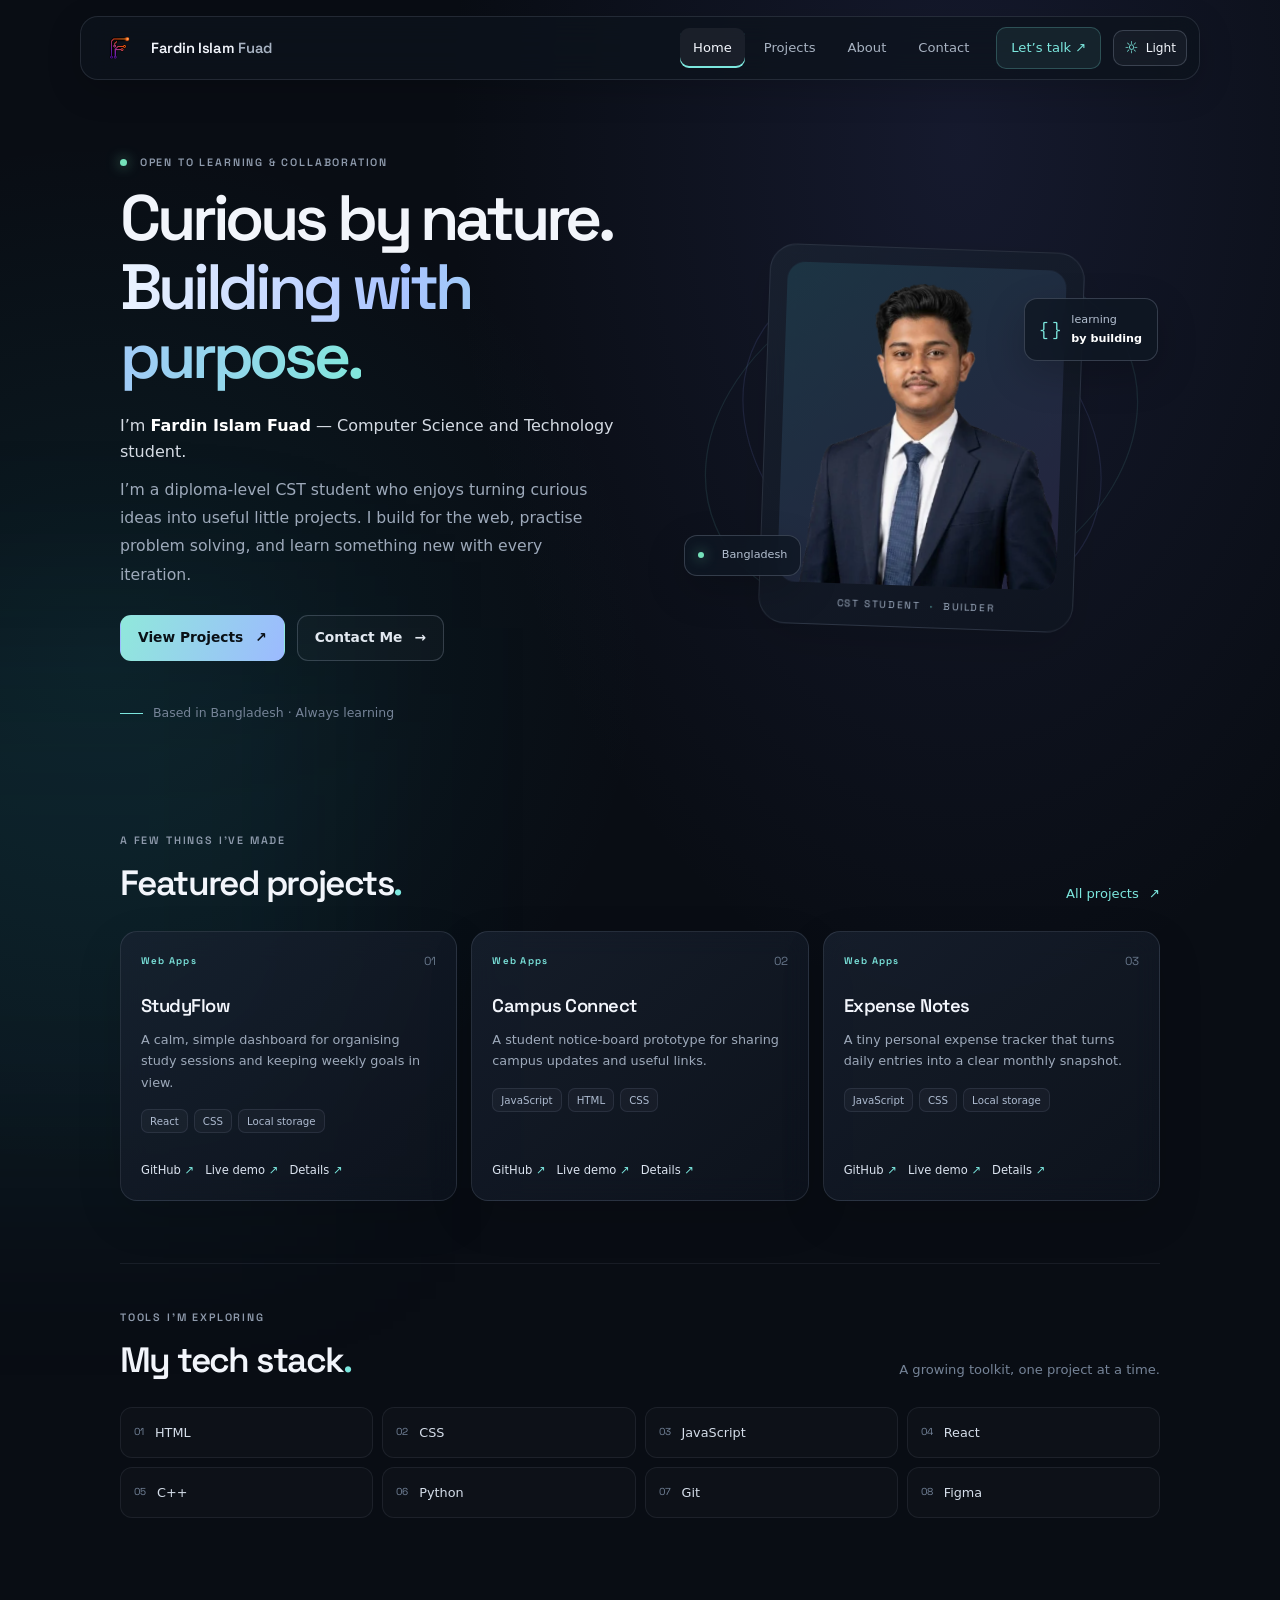
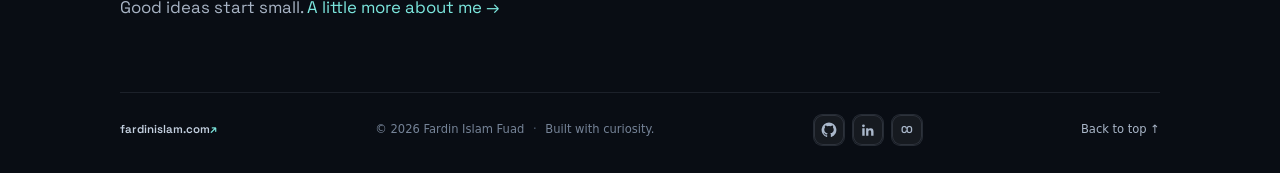
<file: index.html>
<!-- Standalone home page. Edit js/data.js for the site content; no build tools are required. -->
<!doctype html><html lang="en"><head><meta charset="utf-8"><meta name="viewport" content="width=device-width, initial-scale=1"><meta name="theme-color" content="#090d14"><title>Fardin Islam Fuad | Web Developer &amp; CST Student</title><meta name="description" content="Explore Fardin Islam Fuad’s portfolio: a Bangladesh-based CST student and aspiring web developer building thoughtful websites and practical projects."><link rel="canonical" href="https://fardinislam.com/"><meta property="og:type" content="website"><meta property="og:site_name" content="Fardin Islam Fuad"><meta property="og:title" content="Fardin Islam Fuad | Web Developer &amp; CST Student"><meta property="og:description" content="Explore Fardin Islam Fuad’s portfolio: a Bangladesh-based CST student and aspiring web developer building thoughtful websites and practical projects."><meta property="og:url" content="https://fardinislam.com/"><meta property="og:image" content="https://fardinislam.com/assets/fardin-islam.png"><meta name="twitter:card" content="summary"><meta name="twitter:title" content="Fardin Islam Fuad | Web Developer &amp; CST Student"><meta name="twitter:description" content="Explore Fardin Islam Fuad’s portfolio: a Bangladesh-based CST student and aspiring web developer building thoughtful websites and practical projects."><meta name="twitter:image" content="https://fardinislam.com/assets/fardin-islam-fuad.webp"><link rel="preconnect" href="https://fonts.googleapis.com"><link rel="preconnect" href="https://fonts.gstatic.com" crossorigin><link href="https://fonts.googleapis.com/css2?family=Space+Grotesk:wght@500;600;700&display=swap" rel="stylesheet"><link rel="stylesheet" href="css/style.css"><link rel="icon" type="image/png" href="fuad-logo.png"><script type="application/ld+json">{"@context":"https://schema.org","@type":"Person","name":"Fardin Islam Fuad","url":"https://fardinislam.com/","alumniOf":{"@type":"EducationalOrganization","name":"Brahmanbaria Polytechnic Institute"},"jobTitle":"Computer Science and Technology student"}</script></head><body id="top" data-page="home"><header class="site-header"><a class="brand" href="index.html" aria-label="Fardin Islam Fuad home"><img class="brand-logo" src="fuad-logo.png" alt="" width="40" height="40"><span>Fardin Islam<span class="brand-muted"> Fuad</span></span></a><button class="menu-toggle" type="button" aria-expanded="false" aria-controls="primary-nav"><span class="sr-only">Toggle navigation</span><span></span><span></span></button><nav class="primary-nav" id="primary-nav" aria-label="Main navigation"><a href="index.html" aria-current="page">Home</a><a href="projects.html">Projects</a><a href="about.html">About</a><a href="contact.html">Contact</a><a class="nav-cta" href="contact.html">Let’s talk <span aria-hidden="true">↗</span></a><button class="theme-toggle" type="button" data-theme-toggle aria-label="Switch to light mode" aria-pressed="false"><span aria-hidden="true">☼</span><span class="theme-label">Light</span></button></nav></header><main id="main-content"><section class="hero section-wrap"><div class="hero-copy"><p class="eyebrow"><span class="status-dot"></span> OPEN TO LEARNING & COLLABORATION</p><h1>Curious by nature.<br><span class="gradient-text">Building with purpose.</span></h1><p class="hero-name">I’m <strong>Fardin Islam Fuad</strong> — Computer Science and Technology student.</p><p class="hero-bio">I’m a diploma-level CST student who enjoys turning curious ideas into useful little projects. I build for the web, practise problem solving, and learn something new with every iteration.</p><div class="button-row"><a class="button button-primary" href="projects.html">View Projects <span aria-hidden="true">↗</span></a><a class="button button-quiet" href="contact.html">Contact Me <span aria-hidden="true">→</span></a></div><div class="hero-footnote"><span class="tiny-line"></span> Based in Bangladesh · Always learning</div></div><div class="hero-portrait-wrap"><div class="portrait-orbit orbit-one"></div><div class="portrait-orbit orbit-two"></div><div class="hero-portrait glass-card"><img src="assets/fardin-islam-fuad.webp" alt="Fardin Islam Fuad wearing a navy suit and tie" width="320" height="320" loading="eager" fetchpriority="high"><span class="portrait-caption">CST STUDENT <span>·</span> BUILDER</span></div><div class="float-chip chip-code"><span class="chip-icon">{ }</span><span>learning<br><b>by building</b></span></div><div class="float-chip chip-location"><span class="location-dot"></span> Bangladesh</div></div></section><section class="section-wrap featured-section" aria-labelledby="featured-title"><div class="section-heading"><div><p class="eyebrow">A FEW THINGS I’VE MADE</p><h2 id="featured-title">Featured projects<span class="accent-dot">.</span></h2></div><a class="inline-link" href="projects.html">All projects <span aria-hidden="true">↗</span></a></div><div class="project-grid featured-grid"><article class="project-card glass-card" data-category="Web Apps"><div class="project-card-top"><span class="eyebrow category-label">Web Apps</span><span class="project-index" aria-hidden="true">01</span></div><h3>StudyFlow</h3><p>A calm, simple dashboard for organising study sessions and keeping weekly goals in view.</p><ul class="tag-list" aria-label="Technologies"><li>React</li><li>CSS</li><li>Local storage</li></ul><div class="project-links"><a href="https://github.com/your-username/studyflow" target="_blank" rel="noopener noreferrer">GitHub <span aria-hidden="true">↗</span></a><a href="https://example.com" target="_blank" rel="noopener noreferrer">Live demo <span aria-hidden="true">↗</span></a><button class="text-button details-trigger" type="button" data-project="studyflow" aria-haspopup="dialog">Details <span aria-hidden="true">↗</span></button></div></article><article class="project-card glass-card" data-category="Web Apps"><div class="project-card-top"><span class="eyebrow category-label">Web Apps</span><span class="project-index" aria-hidden="true">02</span></div><h3>Campus Connect</h3><p>A student notice-board prototype for sharing campus updates and useful links.</p><ul class="tag-list" aria-label="Technologies"><li>JavaScript</li><li>HTML</li><li>CSS</li></ul><div class="project-links"><a href="https://github.com/your-username/campus-connect" target="_blank" rel="noopener noreferrer">GitHub <span aria-hidden="true">↗</span></a><a href="https://example.com" target="_blank" rel="noopener noreferrer">Live demo <span aria-hidden="true">↗</span></a><button class="text-button details-trigger" type="button" data-project="campus-connect" aria-haspopup="dialog">Details <span aria-hidden="true">↗</span></button></div></article><article class="project-card glass-card" data-category="Web Apps"><div class="project-card-top"><span class="eyebrow category-label">Web Apps</span><span class="project-index" aria-hidden="true">03</span></div><h3>Expense Notes</h3><p>A tiny personal expense tracker that turns daily entries into a clear monthly snapshot.</p><ul class="tag-list" aria-label="Technologies"><li>JavaScript</li><li>CSS</li><li>Local storage</li></ul><div class="project-links"><a href="https://github.com/your-username/expense-notes" target="_blank" rel="noopener noreferrer">GitHub <span aria-hidden="true">↗</span></a><a href="https://example.com" target="_blank" rel="noopener noreferrer">Live demo <span aria-hidden="true">↗</span></a><button class="text-button details-trigger" type="button" data-project="expense-notes" aria-haspopup="dialog">Details <span aria-hidden="true">↗</span></button></div></article></div></section><section class="section-wrap stack-section"><div class="section-heading"><div><p class="eyebrow">TOOLS I’M EXPLORING</p><h2>My tech stack<span class="accent-dot">.</span></h2></div><p class="section-note">A growing toolkit, one project at a time.</p></div><ul class="stack-grid"><li class="stack-item"><span class="stack-number">01</span><span>HTML</span><span class="stack-arrow" aria-hidden="true">↗</span></li><li class="stack-item"><span class="stack-number">02</span><span>CSS</span><span class="stack-arrow" aria-hidden="true">↗</span></li><li class="stack-item"><span class="stack-number">03</span><span>JavaScript</span><span class="stack-arrow" aria-hidden="true">↗</span></li><li class="stack-item"><span class="stack-number">04</span><span>React</span><span class="stack-arrow" aria-hidden="true">↗</span></li><li class="stack-item"><span class="stack-number">05</span><span>C++</span><span class="stack-arrow" aria-hidden="true">↗</span></li><li class="stack-item"><span class="stack-number">06</span><span>Python</span><span class="stack-arrow" aria-hidden="true">↗</span></li><li class="stack-item"><span class="stack-number">07</span><span>Git</span><span class="stack-arrow" aria-hidden="true">↗</span></li><li class="stack-item"><span class="stack-number">08</span><span>Figma</span><span class="stack-arrow" aria-hidden="true">↗</span></li></ul></section><section class="section-wrap closing-note"><p>Good ideas start small. <a href="about.html">A little more about me <span aria-hidden="true">→</span></a></p></section></main><footer class="site-footer"><a class="footer-domain" href="https://fardinislam.com/">fardinislam.com <span aria-hidden="true">↗</span></a><p>© 2026 Fardin Islam Fuad <span class="footer-separator">·</span> Built with curiosity.</p><ul class="footer-socials" data-footer-socials aria-label="Social media links"></ul><a class="back-top" href="#top">Back to top ↑</a></footer><script src="js/data.js" defer></script><script src="js/main.js" defer></script></body></html>
</file>
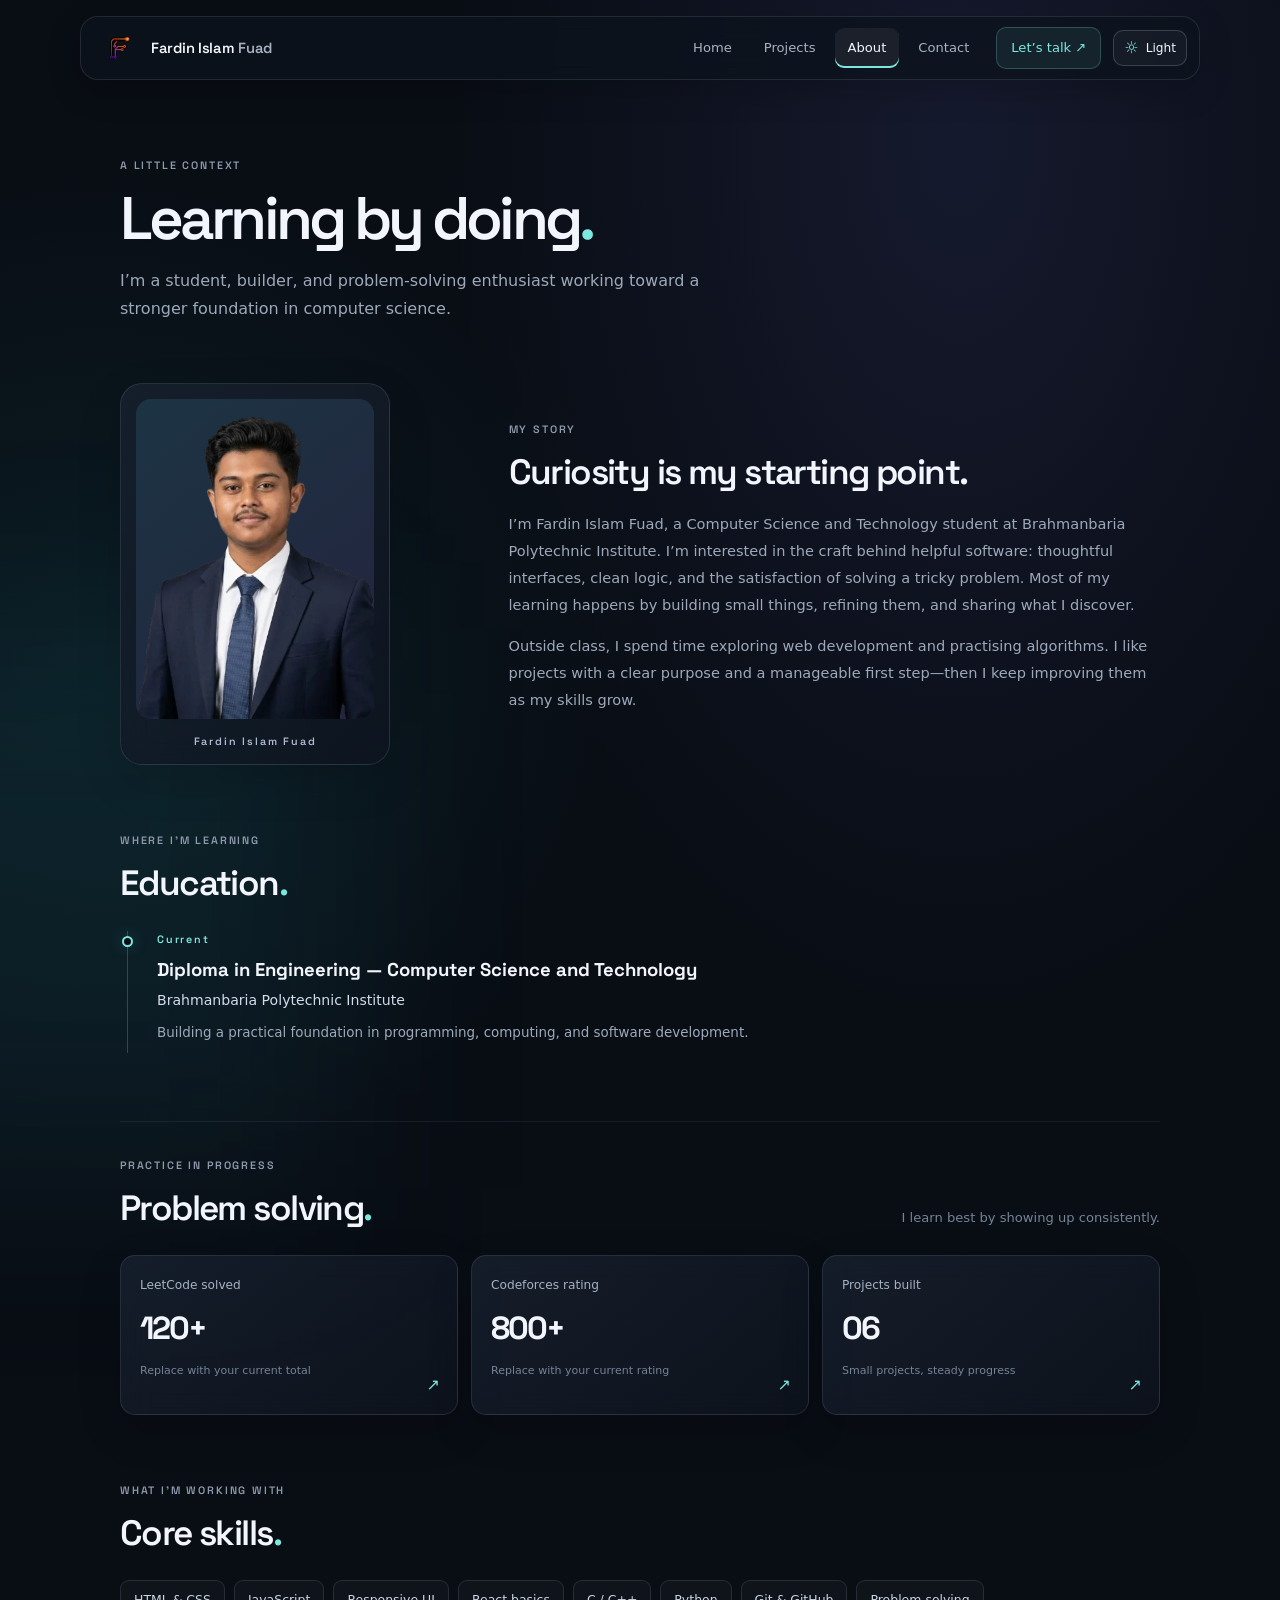
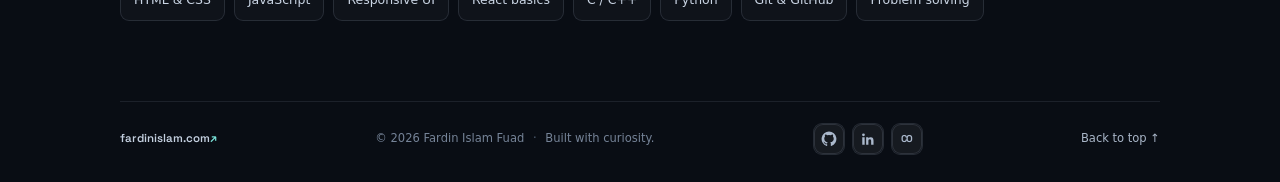
<file: about.html>
<!-- Standalone about page. Edit js/data.js for the site content; no build tools are required. -->
<!doctype html><html lang="en"><head><meta charset="utf-8"><meta name="viewport" content="width=device-width, initial-scale=1"><meta name="theme-color" content="#090d14"><title>About Fardin Islam Fuad | Education &amp; Skills</title><meta name="description" content="Learn about Fardin Islam Fuad’s CST studies at Brahmanbaria Polytechnic Institute, technical skills, and problem-solving journey."><link rel="canonical" href="https://fardinislam.com/about.html.html"><meta property="og:type" content="website"><meta property="og:site_name" content="Fardin Islam Fuad"><meta property="og:title" content="About Fardin Islam Fuad | Education &amp; Skills"><meta property="og:description" content="Learn about Fardin Islam Fuad’s CST studies at Brahmanbaria Polytechnic Institute, technical skills, and problem-solving journey."><meta property="og:url" content="https://fardinislam.com/about.html.html"><meta property="og:image" content="https://fardinislam.com/assets/fardin-islam-fuad.webp"><meta name="twitter:card" content="summary"><meta name="twitter:title" content="About Fardin Islam Fuad | Education &amp; Skills"><meta name="twitter:description" content="Learn about Fardin Islam Fuad’s CST studies at Brahmanbaria Polytechnic Institute, technical skills, and problem-solving journey."><meta name="twitter:image" content="https://fardinislam.com/assets/fardin-islam-fuad.webp"><link rel="preconnect" href="https://fonts.googleapis.com"><link rel="preconnect" href="https://fonts.gstatic.com" crossorigin><link href="https://fonts.googleapis.com/css2?family=Space+Grotesk:wght@500;600;700&display=swap" rel="stylesheet"><link rel="stylesheet" href="css/style.css"><link rel="icon" type="image/png" href="fuad-logo.png"><script type="application/ld+json">{"@context":"https://schema.org","@type":"WebPage","name":"About Fardin Islam Fuad | Education &amp; Skills","url":"https://fardinislam.com/about.html.html","isPartOf":{"@type":"WebSite","name":"Fardin Islam Fuad","url":"https://fardinislam.com/"}}</script></head><body id="top" data-page="about"><header class="site-header"><a class="brand" href="index.html" aria-label="Fardin Islam Fuad home"><img class="brand-logo" src="fuad-logo.png" alt="" width="40" height="40"><span>Fardin Islam<span class="brand-muted"> Fuad</span></span></a><button class="menu-toggle" type="button" aria-expanded="false" aria-controls="primary-nav"><span class="sr-only">Toggle navigation</span><span></span><span></span></button><nav class="primary-nav" id="primary-nav" aria-label="Main navigation"><a href="index.html">Home</a><a href="projects.html">Projects</a><a href="about.html" aria-current="page">About</a><a href="contact.html">Contact</a><a class="nav-cta" href="contact.html">Let’s talk <span aria-hidden="true">↗</span></a><button class="theme-toggle" type="button" data-theme-toggle aria-label="Switch to light mode" aria-pressed="false"><span aria-hidden="true">☼</span><span class="theme-label">Light</span></button></nav></header><main id="main-content"><section class="page-hero section-wrap"><p class="eyebrow">A LITTLE CONTEXT</p><h1>Learning by doing<span class="accent-dot">.</span></h1><p class="page-intro">I’m a student, builder, and problem-solving enthusiast working toward a stronger foundation in computer science.</p></section><section class="section-wrap about-intro"><div class="about-avatar glass-card"><img src="assets/fardin-islam-fuad.webp" alt="Fardin Islam Fuad wearing a navy suit and tie" width="320" height="320" loading="lazy"><span class="eyebrow">Fardin Islam Fuad</span></div><div class="about-copy"><p class="eyebrow">MY STORY</p><h2>Curiosity is my starting point.</h2><p>I’m Fardin Islam Fuad, a Computer Science and Technology student at Brahmanbaria Polytechnic Institute. I’m interested in the craft behind helpful software: thoughtful interfaces, clean logic, and the satisfaction of solving a tricky problem. Most of my learning happens by building small things, refining them, and sharing what I discover.</p><p>Outside class, I spend time exploring web development and practising algorithms. I like projects with a clear purpose and a manageable first step—then I keep improving them as my skills grow.</p></div></section><section class="section-wrap"><div class="section-heading"><div><p class="eyebrow">WHERE I’M LEARNING</p><h2>Education<span class="accent-dot">.</span></h2></div></div><div class="timeline"><article class="timeline-item"><span class="timeline-marker"></span><p class="eyebrow">Current</p><h3>Diploma in Engineering — Computer Science and Technology</h3><p class="timeline-school">Brahmanbaria Polytechnic Institute</p><p>Building a practical foundation in programming, computing, and software development.</p></article></div></section><section class="section-wrap stats-section"><div class="section-heading"><div><p class="eyebrow">PRACTICE IN PROGRESS</p><h2>Problem solving<span class="accent-dot">.</span></h2></div><p class="section-note">I learn best by showing up consistently.</p></div><div class="stats-grid"><a class="stat-card glass-card" href="https://leetcode.com/your-username" target="_blank" rel="noopener noreferrer"><span class="stat-label">LeetCode solved</span><strong>120+</strong><span class="stat-detail">Replace with your current total</span><span class="stat-arrow" aria-hidden="true">↗</span></a><a class="stat-card glass-card" href="https://codeforces.com/profile/your-username" target="_blank" rel="noopener noreferrer"><span class="stat-label">Codeforces rating</span><strong>800+</strong><span class="stat-detail">Replace with your current rating</span><span class="stat-arrow" aria-hidden="true">↗</span></a><a class="stat-card glass-card" href="#projects" target="_blank" rel="noopener noreferrer"><span class="stat-label">Projects built</span><strong>06</strong><span class="stat-detail">Small projects, steady progress</span><span class="stat-arrow" aria-hidden="true">↗</span></a></div></section><section class="section-wrap skills-section"><div class="section-heading"><div><p class="eyebrow">WHAT I’M WORKING WITH</p><h2>Core skills<span class="accent-dot">.</span></h2></div></div><ul class="skill-cloud"><li>HTML &amp; CSS</li><li>JavaScript</li><li>Responsive UI</li><li>React basics</li><li>C / C++</li><li>Python</li><li>Git &amp; GitHub</li><li>Problem solving</li></ul></section></main><footer class="site-footer"><a class="footer-domain" href="https://fardinislam.com/">fardinislam.com <span aria-hidden="true">↗</span></a><p>© 2026 Fardin Islam Fuad <span class="footer-separator">·</span> Built with curiosity.</p><ul class="footer-socials" data-footer-socials aria-label="Social media links"></ul><a class="back-top" href="#top">Back to top ↑</a></footer><script src="js/data.js" defer></script><script src="js/main.js" defer></script></body></html>
</file>
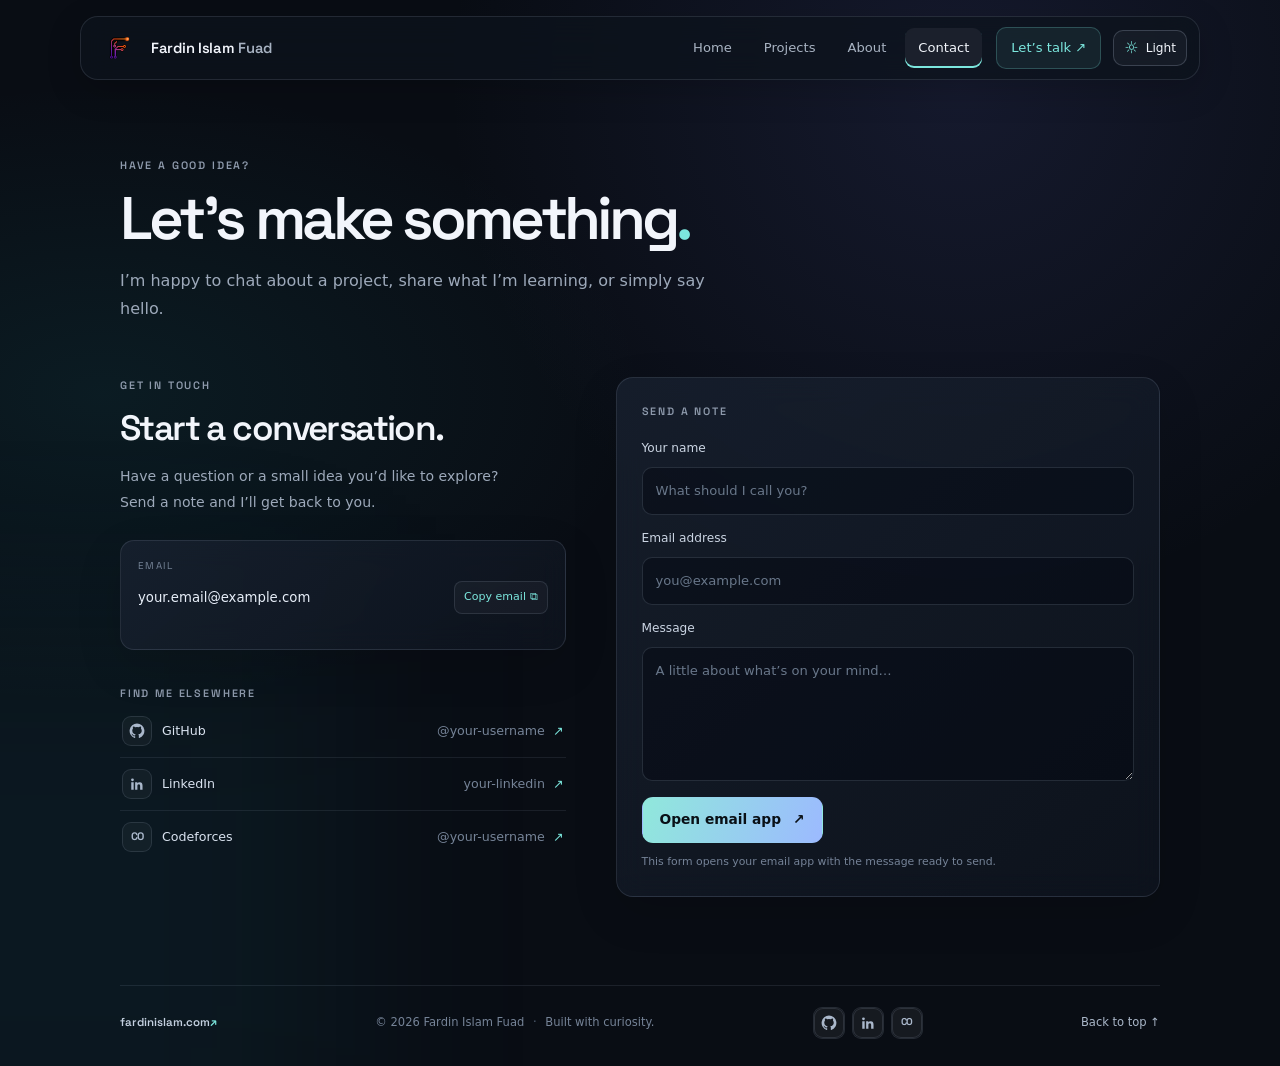
<file: contact.html>
<!-- Standalone contact page. Edit js/data.js for the site content; no build tools are required. -->
<!doctype html><html lang="en"><head><meta charset="utf-8"><meta name="viewport" content="width=device-width, initial-scale=1"><meta name="theme-color" content="#090d14"><title>Contact Fardin Islam Fuad | Get in Touch</title><meta name="description" content="Contact Fardin Islam Fuad about web development, student projects, or a friendly conversation about technology."><link rel="canonical" href="https://fardinislam.com/contact.html.html"><meta property="og:type" content="website"><meta property="og:site_name" content="Fardin Islam Fuad"><meta property="og:title" content="Contact Fardin Islam Fuad | Get in Touch"><meta property="og:description" content="Contact Fardin Islam Fuad about web development, student projects, or a friendly conversation about technology."><meta property="og:url" content="https://fardinislam.com/contact.html.html"><meta property="og:image" content="https://fardinislam.com/profile-placeholder.svg"><meta name="twitter:card" content="summary"><meta name="twitter:title" content="Contact Fardin Islam Fuad | Get in Touch"><meta name="twitter:description" content="Contact Fardin Islam Fuad about web development, student projects, or a friendly conversation about technology."><meta name="twitter:image" content="https://fardinislam.com/profile-placeholder.svg"><link rel="preconnect" href="https://fonts.googleapis.com"><link rel="preconnect" href="https://fonts.gstatic.com" crossorigin><link href="https://fonts.googleapis.com/css2?family=Space+Grotesk:wght@500;600;700&display=swap" rel="stylesheet"><link rel="stylesheet" href="css/style.css"><link rel="icon" type="image/png" href="fuad-logo.png"><script type="application/ld+json">{"@context":"https://schema.org","@type":"WebPage","name":"Contact Fardin Islam Fuad | Get in Touch","url":"https://fardinislam.com/contact.html.html","isPartOf":{"@type":"WebSite","name":"Fardin Islam Fuad","url":"https://fardinislam.com/"}}</script></head><body id="top" data-page="contact"><header class="site-header"><a class="brand" href="index.html" aria-label="Fardin Islam Fuad home"><img class="brand-logo" src="fuad-logo.png" alt="" width="40" height="40"><span>Fardin Islam<span class="brand-muted"> Fuad</span></span></a><button class="menu-toggle" type="button" aria-expanded="false" aria-controls="primary-nav"><span class="sr-only">Toggle navigation</span><span></span><span></span></button><nav class="primary-nav" id="primary-nav" aria-label="Main navigation"><a href="index.html">Home</a><a href="projects.html">Projects</a><a href="about.html">About</a><a href="contact.html" aria-current="page">Contact</a><a class="nav-cta" href="contact.html">Let’s talk <span aria-hidden="true">↗</span></a><button class="theme-toggle" type="button" data-theme-toggle aria-label="Switch to light mode" aria-pressed="false"><span aria-hidden="true">☼</span><span class="theme-label">Light</span></button></nav></header><main id="main-content"><section class="page-hero section-wrap"><p class="eyebrow">HAVE A GOOD IDEA?</p><h1>Let’s make something<span class="accent-dot">.</span></h1><p class="page-intro">I’m happy to chat about a project, share what I’m learning, or simply say hello.</p></section><section class="section-wrap contact-layout"><div class="contact-aside"><p class="eyebrow">GET IN TOUCH</p><h2>Start a conversation.</h2><p>Have a question or a small idea you’d like to explore? Send a note and I’ll get back to you.</p><div class="email-card glass-card"><span class="email-label">EMAIL</span><a href="mailto:your.email@example.com">your.email@example.com</a><button class="copy-button" type="button" data-copy-email>Copy email <span aria-hidden="true">⧉</span></button><span class="copy-status" aria-live="polite"></span></div><div class="social-block"><span class="eyebrow">FIND ME ELSEWHERE</span><ul class="social-list"><li><a href="https://github.com/your-username" target="_blank" rel="noopener noreferrer"><span class="social-icon"><svg width="16" height="16" viewBox="0 0 24 24" aria-hidden="true"><path fill="currentColor" d="M12 .9a11.1 11.1 0 0 0-3.51 21.63c.56.1.76-.24.76-.54v-2.08c-3.1.67-3.76-1.32-3.76-1.32-.5-1.28-1.24-1.62-1.24-1.62-1.01-.69.08-.68.08-.68 1.12.08 1.7 1.15 1.7 1.15.99 1.7 2.6 1.21 3.23.92.1-.72.39-1.21.7-1.49-2.48-.28-5.09-1.24-5.09-5.53 0-1.22.44-2.22 1.15-3-.12-.28-.5-1.42.11-2.96 0 0 .94-.3 3.06 1.15a10.63 10.63 0 0 1 5.58 0c2.13-1.45 3.06-1.15 3.06-1.15.61 1.54.23 2.68.12 2.96.71.78 1.14 1.78 1.14 3.01 0 4.3-2.61 5.24-5.1 5.52.4.35.75 1.02.75 2.06v3.06c0 .3.2.65.77.54A11.1 11.1 0 0 0 12 .9Z"/></svg></span><span>GitHub</span><span class="social-handle">@your-username</span><span aria-hidden="true">↗</span></a></li><li><a href="https://www.linkedin.com/in/your-linkedin" target="_blank" rel="noopener noreferrer"><span class="social-icon"><svg width="16" height="16" viewBox="0 0 24 24" aria-hidden="true"><path fill="currentColor" d="M5.2 3.7a2.1 2.1 0 1 1 0 4.2 2.1 2.1 0 0 1 0-4.2ZM3.4 9.5H7v11.1H3.4V9.5Zm5.8 0h3.4V11h.1a3.7 3.7 0 0 1 3.3-1.8c3.6 0 4.3 2.4 4.3 5.5v5.9h-3.6v-5.2c0-1.3 0-3-1.9-3s-2.2 1.4-2.2 2.9v5.3H9.2V9.5Z"/></svg></span><span>LinkedIn</span><span class="social-handle">your-linkedin</span><span aria-hidden="true">↗</span></a></li><li><a href="https://codeforces.com/profile/your-username" target="_blank" rel="noopener noreferrer"><span class="social-monogram" aria-hidden="true">CF</span><span>Codeforces</span><span class="social-handle">@your-username</span><span aria-hidden="true">↗</span></a></li></ul></div></div><form class="contact-form glass-card" id="contact-form"><p class="eyebrow">SEND A NOTE</p><label for="name">Your name</label><input id="name" name="name" autocomplete="name" required placeholder="What should I call you?"><label for="email">Email address</label><input id="email" name="email" type="email" autocomplete="email" required placeholder="you@example.com"><label for="message">Message</label><textarea id="message" name="message" rows="5" required placeholder="A little about what’s on your mind…"></textarea><button class="button button-primary submit-button" type="submit">Open email app <span aria-hidden="true">↗</span></button><p class="form-note" id="form-status" aria-live="polite">This form opens your email app with the message ready to send.</p></form></section></main><footer class="site-footer"><a class="footer-domain" href="https://fardinislam.com/">fardinislam.com <span aria-hidden="true">↗</span></a><p>© 2026 Fardin Islam Fuad <span class="footer-separator">·</span> Built with curiosity.</p><ul class="footer-socials" data-footer-socials aria-label="Social media links"></ul><a class="back-top" href="#top">Back to top ↑</a></footer><script src="js/data.js" defer></script><script src="js/main.js" defer></script></body></html>
</file>
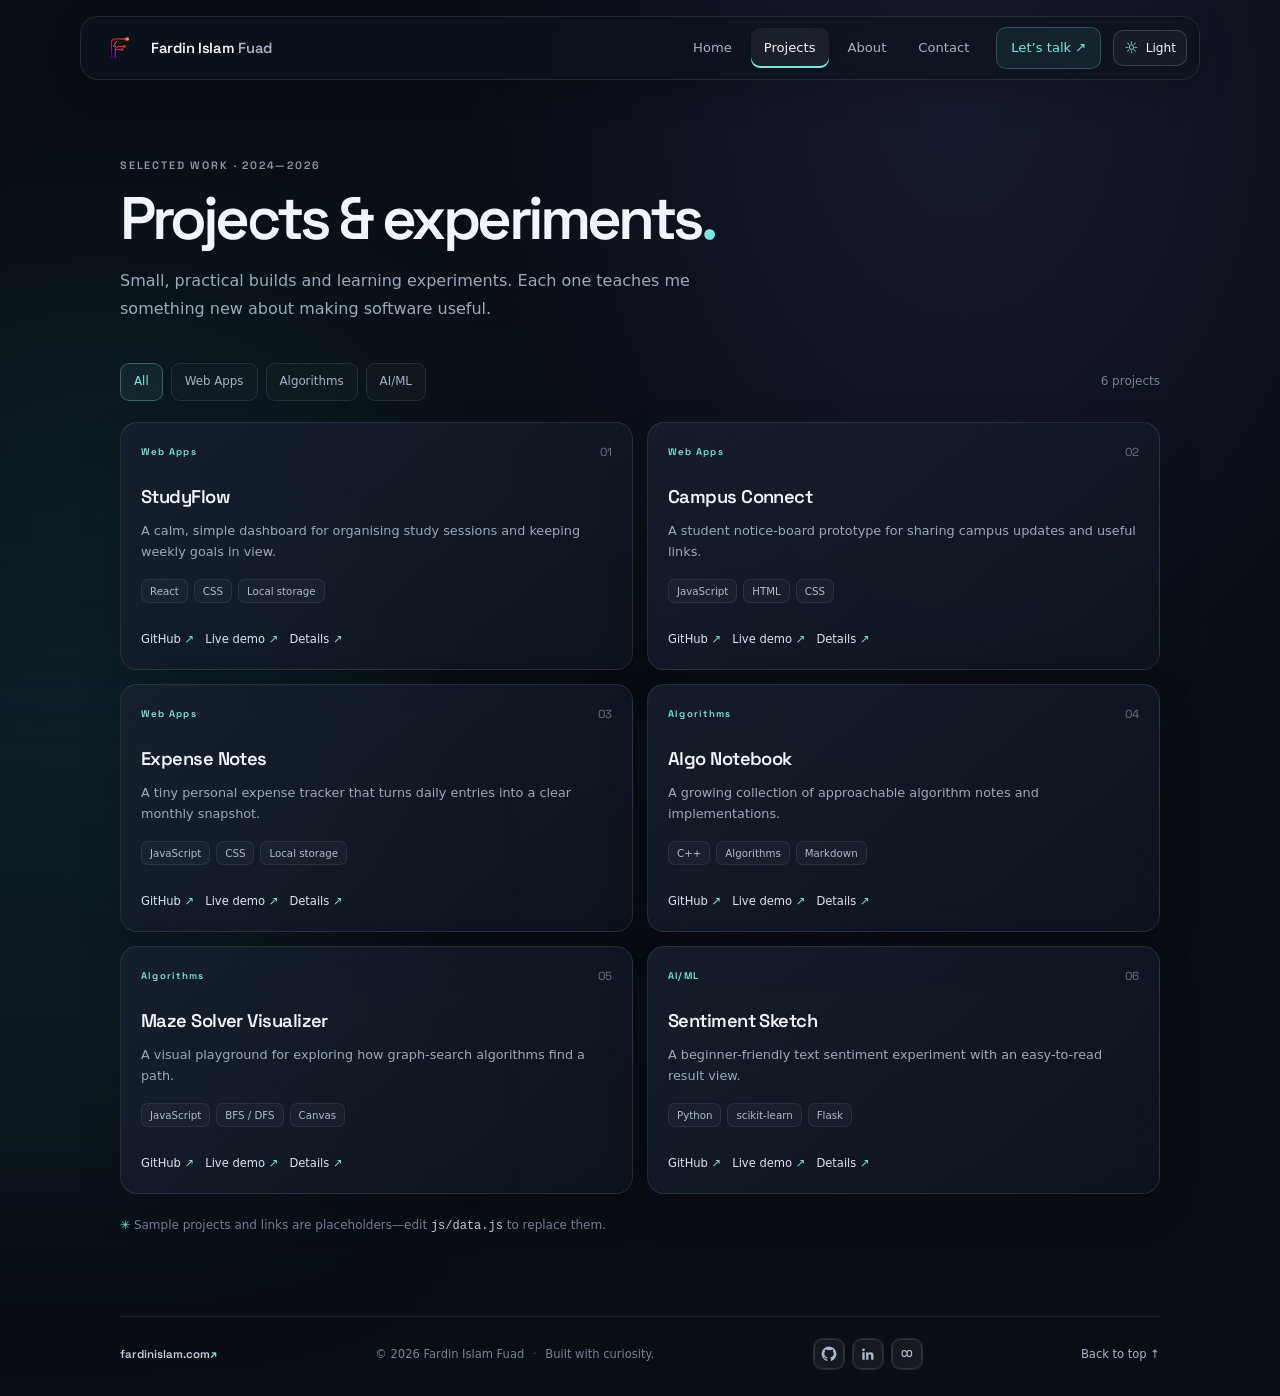
<file: projects.html>
<!-- Standalone projects page. Edit js/data.js for the site content; no build tools are required. -->
<!doctype html><html lang="en"><head><meta charset="utf-8"><meta name="viewport" content="width=device-width, initial-scale=1"><meta name="theme-color" content="#090d14"><title>Projects | Fardin Islam Fuad</title><meta name="description" content="Explore web apps, algorithm visualizations, and beginner AI/ML projects built by Fardin Islam Fuad."><link rel="canonical" href="https://fardinislam.com/projects.html.html"><meta property="og:type" content="website"><meta property="og:site_name" content="Fardin Islam Fuad"><meta property="og:title" content="Projects | Fardin Islam Fuad"><meta property="og:description" content="Explore web apps, algorithm visualizations, and beginner AI/ML projects built by Fardin Islam Fuad."><meta property="og:url" content="https://fardinislam.com/projects.html.html"><meta property="og:image" content="https://fardinislam.com/profile-placeholder.svg"><meta name="twitter:card" content="summary"><meta name="twitter:title" content="Projects | Fardin Islam Fuad"><meta name="twitter:description" content="Explore web apps, algorithm visualizations, and beginner AI/ML projects built by Fardin Islam Fuad."><meta name="twitter:image" content="https://fardinislam.com/profile-placeholder.svg"><link rel="preconnect" href="https://fonts.googleapis.com"><link rel="preconnect" href="https://fonts.gstatic.com" crossorigin><link href="https://fonts.googleapis.com/css2?family=Space+Grotesk:wght@500;600;700&display=swap" rel="stylesheet"><link rel="stylesheet" href="css/style.css"><link rel="icon" type="image/png" href="fuad-logo.png"><script type="application/ld+json">{"@context":"https://schema.org","@type":"WebPage","name":"Projects | Fardin Islam Fuad","url":"https://fardinislam.com/projects.html.html","isPartOf":{"@type":"WebSite","name":"Fardin Islam Fuad","url":"https://fardinislam.com/"}}</script></head><body id="top" data-page="projects"><header class="site-header"><a class="brand" href="index.html" aria-label="Fardin Islam Fuad home"><img class="brand-logo" src="fuad-logo.png" alt="" width="40" height="40"><span>Fardin Islam<span class="brand-muted"> Fuad</span></span></a><button class="menu-toggle" type="button" aria-expanded="false" aria-controls="primary-nav"><span class="sr-only">Toggle navigation</span><span></span><span></span></button><nav class="primary-nav" id="primary-nav" aria-label="Main navigation"><a href="index.html">Home</a><a href="projects.html" aria-current="page">Projects</a><a href="about.html">About</a><a href="contact.html">Contact</a><a class="nav-cta" href="contact.html">Let’s talk <span aria-hidden="true">↗</span></a><button class="theme-toggle" type="button" data-theme-toggle aria-label="Switch to light mode" aria-pressed="false"><span aria-hidden="true">☼</span><span class="theme-label">Light</span></button></nav></header><main id="main-content"><section class="page-hero section-wrap"><p class="eyebrow">SELECTED WORK · 2024—2026</p><h1>Projects & experiments<span class="accent-dot">.</span></h1><p class="page-intro">Small, practical builds and learning experiments. Each one teaches me something new about making software useful.</p></section><section class="section-wrap projects-section"><div class="filter-bar" role="group" aria-label="Filter projects by category"><button class="filter-button is-active" type="button" data-filter="All" aria-pressed="true">All</button><button class="filter-button" type="button" data-filter="Web Apps" aria-pressed="false">Web Apps</button><button class="filter-button" type="button" data-filter="Algorithms" aria-pressed="false">Algorithms</button><button class="filter-button" type="button" data-filter="AI/ML" aria-pressed="false">AI/ML</button><span class="filter-count" aria-live="polite">6 projects</span></div><div class="project-grid all-projects-grid"><article class="project-card glass-card" data-category="Web Apps"><div class="project-card-top"><span class="eyebrow category-label">Web Apps</span><span class="project-index" aria-hidden="true">01</span></div><h3>StudyFlow</h3><p>A calm, simple dashboard for organising study sessions and keeping weekly goals in view.</p><ul class="tag-list" aria-label="Technologies"><li>React</li><li>CSS</li><li>Local storage</li></ul><div class="project-links"><a href="https://github.com/your-username/studyflow" target="_blank" rel="noopener noreferrer">GitHub <span aria-hidden="true">↗</span></a><a href="https://example.com" target="_blank" rel="noopener noreferrer">Live demo <span aria-hidden="true">↗</span></a><button class="text-button details-trigger" type="button" data-project="studyflow" aria-haspopup="dialog">Details <span aria-hidden="true">↗</span></button></div></article><article class="project-card glass-card" data-category="Web Apps"><div class="project-card-top"><span class="eyebrow category-label">Web Apps</span><span class="project-index" aria-hidden="true">02</span></div><h3>Campus Connect</h3><p>A student notice-board prototype for sharing campus updates and useful links.</p><ul class="tag-list" aria-label="Technologies"><li>JavaScript</li><li>HTML</li><li>CSS</li></ul><div class="project-links"><a href="https://github.com/your-username/campus-connect" target="_blank" rel="noopener noreferrer">GitHub <span aria-hidden="true">↗</span></a><a href="https://example.com" target="_blank" rel="noopener noreferrer">Live demo <span aria-hidden="true">↗</span></a><button class="text-button details-trigger" type="button" data-project="campus-connect" aria-haspopup="dialog">Details <span aria-hidden="true">↗</span></button></div></article><article class="project-card glass-card" data-category="Web Apps"><div class="project-card-top"><span class="eyebrow category-label">Web Apps</span><span class="project-index" aria-hidden="true">03</span></div><h3>Expense Notes</h3><p>A tiny personal expense tracker that turns daily entries into a clear monthly snapshot.</p><ul class="tag-list" aria-label="Technologies"><li>JavaScript</li><li>CSS</li><li>Local storage</li></ul><div class="project-links"><a href="https://github.com/your-username/expense-notes" target="_blank" rel="noopener noreferrer">GitHub <span aria-hidden="true">↗</span></a><a href="https://example.com" target="_blank" rel="noopener noreferrer">Live demo <span aria-hidden="true">↗</span></a><button class="text-button details-trigger" type="button" data-project="expense-notes" aria-haspopup="dialog">Details <span aria-hidden="true">↗</span></button></div></article><article class="project-card glass-card" data-category="Algorithms"><div class="project-card-top"><span class="eyebrow category-label">Algorithms</span><span class="project-index" aria-hidden="true">04</span></div><h3>Algo Notebook</h3><p>A growing collection of approachable algorithm notes and implementations.</p><ul class="tag-list" aria-label="Technologies"><li>C++</li><li>Algorithms</li><li>Markdown</li></ul><div class="project-links"><a href="https://github.com/your-username/algo-notebook" target="_blank" rel="noopener noreferrer">GitHub <span aria-hidden="true">↗</span></a><a href="https://example.com" target="_blank" rel="noopener noreferrer">Live demo <span aria-hidden="true">↗</span></a><button class="text-button details-trigger" type="button" data-project="algo-notebook" aria-haspopup="dialog">Details <span aria-hidden="true">↗</span></button></div></article><article class="project-card glass-card" data-category="Algorithms"><div class="project-card-top"><span class="eyebrow category-label">Algorithms</span><span class="project-index" aria-hidden="true">05</span></div><h3>Maze Solver Visualizer</h3><p>A visual playground for exploring how graph-search algorithms find a path.</p><ul class="tag-list" aria-label="Technologies"><li>JavaScript</li><li>BFS / DFS</li><li>Canvas</li></ul><div class="project-links"><a href="https://github.com/your-username/maze-solver" target="_blank" rel="noopener noreferrer">GitHub <span aria-hidden="true">↗</span></a><a href="https://example.com" target="_blank" rel="noopener noreferrer">Live demo <span aria-hidden="true">↗</span></a><button class="text-button details-trigger" type="button" data-project="maze-solver" aria-haspopup="dialog">Details <span aria-hidden="true">↗</span></button></div></article><article class="project-card glass-card" data-category="AI/ML"><div class="project-card-top"><span class="eyebrow category-label">AI/ML</span><span class="project-index" aria-hidden="true">06</span></div><h3>Sentiment Sketch</h3><p>A beginner-friendly text sentiment experiment with an easy-to-read result view.</p><ul class="tag-list" aria-label="Technologies"><li>Python</li><li>scikit-learn</li><li>Flask</li></ul><div class="project-links"><a href="https://github.com/your-username/sentiment-sketch" target="_blank" rel="noopener noreferrer">GitHub <span aria-hidden="true">↗</span></a><a href="https://example.com" target="_blank" rel="noopener noreferrer">Live demo <span aria-hidden="true">↗</span></a><button class="text-button details-trigger" type="button" data-project="sentiment-sketch" aria-haspopup="dialog">Details <span aria-hidden="true">↗</span></button></div></article></div><p class="placeholder-note"><span aria-hidden="true">✳</span> Sample projects and links are placeholders—swap in your own work in <code>public/data.json</code>.</p></section><dialog class="project-dialog" id="project-dialog" aria-labelledby="dialog-title"><div class="dialog-inner"><button class="dialog-close" type="button" aria-label="Close project details">×</button><p class="eyebrow" id="dialog-category"></p><h2 id="dialog-title"></h2><p id="dialog-description"></p><ul id="dialog-tags" class="tag-list"></ul><div class="project-links"><a id="dialog-repo" href="#" target="_blank" rel="noopener noreferrer">GitHub repository ↗</a><a id="dialog-demo" href="#" target="_blank" rel="noopener noreferrer">Live demo ↗</a></div></div></dialog></main><footer class="site-footer"><a class="footer-domain" href="https://fardinislam.com/">fardinislam.com <span aria-hidden="true">↗</span></a><p>© 2026 Fardin Islam Fuad <span class="footer-separator">·</span> Built with curiosity.</p><ul class="footer-socials" data-footer-socials aria-label="Social media links"></ul><a class="back-top" href="#top">Back to top ↑</a></footer><script src="js/data.js" defer></script><script src="js/main.js" defer></script></body></html>
</file>
<file: css/style.css>
/* Shared design tokens, page layouts, glass components, and responsive states. */
:root {
  color-scheme: dark;
  --bg: #090d14;
  --panel: rgba(18, 25, 37, 0.72);
  --panel-strong: rgba(19, 27, 40, 0.92);
  --line: rgba(202, 220, 244, 0.12);
  --line-strong: rgba(202, 220, 244, 0.2);
  --text: #f2f5fb;
  --muted: #9da9ba;
  --soft: #758397;
  --cyan: #7ce7de;
  --blue: #82aaff;
  --purple: #b49aff;
  --font-display: "Space Grotesk", system-ui, sans-serif;
  --font-body:
    system-ui, -apple-system, BlinkMacSystemFont, "Segoe UI", sans-serif;
  --shadow: 0 24px 80px rgba(0, 0, 0, 0.24);
  font-family: var(--font-body);
  font-synthesis: none;
  text-rendering: optimizeLegibility;
  -webkit-font-smoothing: antialiased;
  scroll-behavior: smooth;
}
* {
  box-sizing: border-box;
}
body {
  margin: 0;
  min-width: 320px;
  min-height: 100vh;
  color: var(--text);
  background:
    radial-gradient(
      ellipse at 75% 8%,
      rgba(86, 91, 180, 0.16),
      transparent 32rem
    ),
    radial-gradient(
      ellipse at 8% 37%,
      rgba(28, 157, 165, 0.1),
      transparent 34rem
    ),
    var(--bg);
  line-height: 1.65;
}
body:before {
  position: fixed;
  inset: auto auto -18rem -14rem;
  width: 35rem;
  height: 35rem;
  z-index: -1;
  content: "";
  background: rgba(38, 144, 160, 0.09);
  filter: blur(100px);
  pointer-events: none;
}
a {
  color: inherit;
  text-decoration: none;
}
button,
input,
textarea {
  font: inherit;
}
button {
  color: inherit;
}
img {
  display: block;
  max-width: 100%;
}
::selection {
  color: #071114;
  background: var(--cyan);
}
:focus-visible {
  outline: 2px solid var(--cyan);
  outline-offset: 4px;
  border-radius: 5px;
}
.sr-only {
  position: absolute;
  width: 1px;
  height: 1px;
  padding: 0;
  margin: -1px;
  overflow: hidden;
  clip: rect(0, 0, 0, 0);
  white-space: nowrap;
  border: 0;
}
.site-header {
  position: sticky;
  top: 16px;
  z-index: 20;
  display: flex;
  align-items: center;
  justify-content: space-between;
  max-width: 1120px;
  margin: 16px auto 0;
  padding: 10px 12px 10px 19px;
  border: 1px solid var(--line);
  border-radius: 18px;
  background: rgba(13, 19, 29, 0.75);
  backdrop-filter: blur(18px);
  -webkit-backdrop-filter: blur(18px);
  box-shadow: 0 10px 34px rgba(0, 0, 0, 0.18);
}
.brand {
  display: flex;
  align-items: center;
  gap: 11px;
  font-family: var(--font-display);
  font-weight: 600;
  font-size: 0.92rem;
  letter-spacing: -0.02em;
}
.brand-logo {
  display: block;
  flex: 0 0 40px;
  width: 40px;
  height: 40px;
  object-fit: contain;
}
.brand-muted {
  color: #a7b2c1;
}
.primary-nav {
  display: flex;
  align-items: center;
  gap: 6px;
}
.primary-nav > a:not(.nav-cta) {
  padding: 9px 13px;
  color: #a8b3c2;
  font-size: 0.82rem;
  transition:
    color 0.2s,
    background 0.2s;
}
.primary-nav > a:not(.nav-cta):hover,
.primary-nav > a[aria-current="page"] {
  color: var(--text);
}
.primary-nav > a[aria-current="page"]:not(.nav-cta) {
  border-radius: 9px;
  background: rgba(255, 255, 255, 0.055);
}
.nav-cta {
  margin-left: 8px;
  padding: 9px 14px;
  border: 1px solid rgba(124, 231, 222, 0.23);
  border-radius: 10px;
  color: var(--cyan);
  background: rgba(124, 231, 222, 0.07);
  font-size: 0.82rem;
  transition: background 0.2s;
}
.nav-cta:hover {
  background: rgba(124, 231, 222, 0.14);
}
.menu-toggle {
  display: none;
}
.section-wrap {
  width: min(100% - 48px, 1040px);
  margin-inline: auto;
}
.hero {
  display: grid;
  grid-template-columns: 1.04fr 0.96fr;
  align-items: center;
  gap: 3rem;
  min-height: 570px;
  padding-top: 74px;
  padding-bottom: 64px;
}
.eyebrow {
  margin: 0 0 14px;
  color: #8e9aac;
  font-family: var(--font-display);
  font-size: 0.67rem;
  font-weight: 600;
  letter-spacing: 0.17em;
  line-height: 1.5;
}
.status-dot,
.location-dot {
  display: inline-block;
  width: 7px;
  height: 7px;
  margin-right: 8px;
  border-radius: 50%;
  background: #75e1ba;
  box-shadow: 0 0 13px rgba(117, 225, 186, 0.7);
}
h1,
h2,
h3,
p {
  margin-top: 0;
}
.hero h1,
.page-hero h1 {
  margin-bottom: 22px;
  font-family: var(--font-display);
  font-size: clamp(2.55rem, 5vw, 4.4rem);
  font-weight: 600;
  line-height: 1.08;
  letter-spacing: -0.065em;
}
.gradient-text {
  background: linear-gradient(95deg, #ecf4ff 0%, #a9c3ff 48%, #82e7dc 100%);
  -webkit-background-clip: text;
  background-clip: text;
  color: transparent;
}
.hero-name {
  margin-bottom: 10px;
  color: #d5dbe4;
  font-size: 1rem;
}
.hero-name strong {
  color: #fff;
  font-weight: 650;
}
.hero-bio {
  max-width: 480px;
  margin: 0 0 26px;
  color: var(--muted);
  font-size: 0.98rem;
  line-height: 1.8;
}
.button-row {
  display: flex;
  flex-wrap: wrap;
  gap: 12px;
}
.button {
  display: inline-flex;
  align-items: center;
  justify-content: center;
  gap: 12px;
  min-height: 46px;
  padding: 0 17px;
  border: 1px solid transparent;
  border-radius: 11px;
  font-weight: 600;
  font-size: 0.86rem;
  transition:
    transform 0.2s,
    background 0.2s,
    border-color 0.2s;
}
.button:hover {
  transform: translateY(-2px);
}
.button-primary {
  color: #091016;
  background: linear-gradient(110deg, #90e8db, #9cbaff);
}
.button-primary:hover {
  background: linear-gradient(110deg, #b0f4e8, #b2caff);
}
.button-quiet {
  border-color: var(--line-strong);
  color: #e2e8f0;
  background: rgba(255, 255, 255, 0.025);
}
.button-quiet:hover {
  border-color: rgba(124, 231, 222, 0.4);
  background: rgba(255, 255, 255, 0.06);
}
.hero-footnote {
  display: flex;
  align-items: center;
  gap: 10px;
  margin-top: 42px;
  color: var(--soft);
  font-size: 0.78rem;
}
.tiny-line {
  width: 23px;
  height: 1px;
  background: var(--cyan);
}
.hero-portrait-wrap {
  position: relative;
  display: grid;
  place-items: center;
  min-height: 380px;
}
.hero-portrait {
  position: relative;
  z-index: 1;
  display: grid;
  justify-items: center;
  width: min(315px, 76%);
  padding: 17px 17px 13px;
  border: 1px solid rgba(199, 218, 247, 0.14);
  border-radius: 27px;
  background: linear-gradient(
    145deg,
    rgba(40, 50, 73, 0.72),
    rgba(19, 26, 39, 0.7)
  );
  box-shadow: var(--shadow);
  transform: rotate(2deg);
}
.hero-portrait img {
  width: 100%;
  aspect-ratio: 1;
  object-fit: cover;
  border-radius: 18px;
  background: linear-gradient(140deg, #1c3443, #24233e);
}
.portrait-caption {
  padding-top: 12px;
  color: #a3b1c5;
  font-family: var(--font-display);
  font-size: 0.62rem;
  letter-spacing: 0.16em;
}
.portrait-caption span {
  padding-inline: 5px;
  color: var(--cyan);
}
.portrait-orbit {
  position: absolute;
  width: 335px;
  height: 335px;
  border: 1px solid rgba(124, 231, 222, 0.1);
  border-radius: 50%;
}
.orbit-one {
  transform: rotate(-23deg) scaleX(1.34);
}
.orbit-two {
  width: 300px;
  height: 300px;
  border-color: rgba(142, 155, 255, 0.13);
  transform: rotate(36deg) scaleX(1.29);
}
.float-chip {
  position: absolute;
  z-index: 2;
  display: flex;
  align-items: center;
  gap: 10px;
  border: 1px solid var(--line-strong);
  border-radius: 13px;
  background: rgba(15, 23, 35, 0.84);
  backdrop-filter: blur(14px);
  box-shadow: 0 14px 40px rgba(0, 0, 0, 0.2);
  font-size: 0.7rem;
  color: #b4c0d1;
}
.chip-code {
  top: 50px;
  right: 2px;
  padding: 12px 15px;
}
.chip-code b {
  color: #fff;
  font-weight: 600;
}
.chip-icon {
  color: var(--cyan);
  font-family: var(--font-display);
  font-size: 1.1rem;
}
.chip-location {
  bottom: 53px;
  left: 0;
  padding: 10px 13px;
}
.chip-location .location-dot {
  width: 6px;
  height: 6px;
}
.featured-section,
.stack-section {
  padding-top: 45px;
  padding-bottom: 62px;
}
.section-heading {
  display: flex;
  align-items: end;
  justify-content: space-between;
  gap: 20px;
  margin-bottom: 26px;
}
.section-heading h2,
.about-copy h2,
.contact-aside h2 {
  margin: 0;
  font-family: var(--font-display);
  font-size: clamp(1.65rem, 3vw, 2.2rem);
  font-weight: 600;
  line-height: 1.2;
  letter-spacing: -0.045em;
}
.accent-dot {
  color: var(--cyan);
}
.inline-link {
  color: var(--cyan);
  font-size: 0.82rem;
}
.inline-link span {
  margin-left: 6px;
}
.project-grid {
  display: grid;
  grid-template-columns: repeat(3, minmax(0, 1fr));
  gap: 14px;
}
.glass-card {
  border: 1px solid var(--line);
  background: linear-gradient(
    140deg,
    rgba(25, 34, 49, 0.76),
    rgba(14, 20, 31, 0.77)
  );
  backdrop-filter: blur(14px);
  -webkit-backdrop-filter: blur(14px);
  box-shadow: 0 16px 45px rgba(0, 0, 0, 0.13);
}
.project-card {
  display: flex;
  flex-direction: column;
  min-height: 270px;
  padding: 20px;
  border-radius: 17px;
  transition:
    transform 0.24s,
    border-color 0.24s,
    background 0.24s;
}
.project-card:hover {
  transform: translateY(-4px);
  border-color: rgba(124, 231, 222, 0.3);
  background: linear-gradient(
    140deg,
    rgba(28, 41, 57, 0.88),
    rgba(15, 23, 34, 0.84)
  );
}
.project-card-top {
  display: flex;
  justify-content: space-between;
  align-items: center;
  margin-bottom: 20px;
}
.project-card .eyebrow {
  margin: 0;
  color: var(--cyan);
  font-size: 0.6rem;
  letter-spacing: 0.13em;
}
.project-index {
  color: #68778b;
  font-family: var(--font-display);
  font-size: 0.73rem;
}
.project-card h3 {
  margin: 0 0 8px;
  font-family: var(--font-display);
  font-size: 1.15rem;
  font-weight: 600;
  letter-spacing: -0.03em;
}
.project-card > p {
  margin: 0 0 16px;
  color: var(--muted);
  font-size: 0.8rem;
  line-height: 1.65;
}
.tag-list {
  display: flex;
  flex-wrap: wrap;
  gap: 6px;
  margin: 0;
  padding: 0;
  list-style: none;
}
.tag-list li {
  padding: 4px 8px;
  border: 1px solid rgba(190, 207, 231, 0.1);
  border-radius: 7px;
  color: #aebbd0;
  background: rgba(208, 223, 248, 0.035);
  font-size: 0.64rem;
  line-height: 1.45;
}
.project-links {
  display: flex;
  flex-wrap: wrap;
  align-items: center;
  gap: 11px;
  margin-top: auto;
  padding-top: 19px;
}
.project-links a,
.text-button {
  padding: 0;
  border: 0;
  color: #dbe3ef;
  background: none;
  font-size: 0.72rem;
  cursor: pointer;
}
.project-links a:hover,
.text-button:hover {
  color: var(--cyan);
}
.project-links span {
  color: var(--cyan);
}
.section-note {
  margin: 0;
  color: var(--soft);
  font-size: 0.82rem;
}
.stack-section {
  border-top: 1px solid rgba(197, 215, 242, 0.08);
}
.stack-grid {
  display: grid;
  grid-template-columns: repeat(4, 1fr);
  gap: 9px;
  margin: 0;
  padding: 0;
  list-style: none;
}
.stack-item {
  display: flex;
  align-items: center;
  gap: 11px;
  padding: 14px 13px;
  border: 1px solid rgba(197, 215, 242, 0.08);
  border-radius: 12px;
  color: #d5deea;
  background: rgba(255, 255, 255, 0.018);
  font-size: 0.8rem;
  transition:
    border-color 0.2s,
    background 0.2s;
}
.stack-item:hover {
  border-color: rgba(124, 231, 222, 0.22);
  background: rgba(124, 231, 222, 0.04);
}
.stack-number {
  color: #74849a;
  font-family: var(--font-display);
  font-size: 0.63rem;
}
.stack-arrow {
  margin-left: auto;
  color: var(--cyan);
  opacity: 0;
  transition: opacity 0.2s;
}
.stack-item:hover .stack-arrow {
  opacity: 1;
}
.closing-note {
  padding-block: 14px 70px;
  color: #a8b4c5;
  font-family: var(--font-display);
  font-size: 1.05rem;
}
.closing-note p {
  margin: 0;
}
.closing-note a {
  color: var(--cyan);
}
.page-hero {
  padding-top: 77px;
  padding-bottom: 39px;
}
.page-hero h1 {
  max-width: 820px;
  margin-bottom: 15px;
  font-size: clamp(2.55rem, 5vw, 3.75rem);
}
.page-intro {
  max-width: 620px;
  margin: 0;
  color: var(--muted);
  font-size: 1rem;
  line-height: 1.8;
}
.projects-section {
  padding-bottom: 80px;
}
.filter-bar {
  display: flex;
  align-items: center;
  gap: 8px;
  margin-bottom: 21px;
}
.filter-button {
  padding: 8px 13px;
  border: 1px solid var(--line);
  border-radius: 9px;
  color: #a7b4c6;
  background: rgba(255, 255, 255, 0.025);
  font-size: 0.74rem;
  cursor: pointer;
  transition:
    background 0.2s,
    border-color 0.2s,
    color 0.2s;
}
.filter-button:hover,
.filter-button.is-active {
  border-color: rgba(124, 231, 222, 0.32);
  color: var(--cyan);
  background: rgba(124, 231, 222, 0.075);
}
.filter-button:focus-visible {
  outline-offset: 3px;
}
.filter-count {
  margin-left: auto;
  color: var(--soft);
  font-size: 0.75rem;
}
.all-projects-grid {
  grid-template-columns: repeat(2, minmax(0, 1fr));
  gap: 14px;
}
.all-projects-grid .project-card {
  min-height: 248px;
}
.project-card[hidden] {
  display: none;
}
.placeholder-note {
  margin: 22px 0 0;
  color: var(--soft);
  font-size: 0.75rem;
}
.placeholder-note span {
  color: var(--cyan);
}
.placeholder-note code {
  color: #c5d1e1;
}
.project-dialog {
  width: min(580px, calc(100% - 28px));
  max-width: none;
  padding: 0;
  border: 1px solid var(--line-strong);
  border-radius: 20px;
  color: var(--text);
  background: rgba(13, 20, 31, 0.97);
  box-shadow: 0 25px 100px rgba(0, 0, 0, 0.6);
}
.project-dialog::backdrop {
  background: rgba(3, 6, 12, 0.72);
  backdrop-filter: blur(5px);
}
.dialog-inner {
  position: relative;
  padding: 33px;
}
.dialog-close {
  position: absolute;
  top: 17px;
  right: 18px;
  width: 36px;
  height: 36px;
  border: 1px solid var(--line);
  border-radius: 10px;
  color: #dbe5f4;
  background: rgba(255, 255, 255, 0.04);
  font-size: 1.25rem;
  cursor: pointer;
}
.dialog-inner h2 {
  margin: 0 50px 13px 0;
  font-family: var(--font-display);
  font-size: 1.75rem;
  letter-spacing: -0.04em;
}
.dialog-inner > p:not(.eyebrow) {
  color: #b0bccd;
  line-height: 1.8;
}
.dialog-inner .eyebrow {
  color: var(--cyan);
}
.dialog-inner .project-links {
  margin-top: 14px;
}
.about-intro {
  display: grid;
  grid-template-columns: 0.68fr 1.32fr;
  align-items: center;
  gap: 53px;
  padding-top: 20px;
  padding-bottom: 67px;
}
.about-avatar {
  display: flex;
  flex-direction: column;
  align-items: center;
  gap: 14px;
  width: min(100%, 270px);
  padding: 15px;
  border-radius: 22px;
}
.about-avatar img {
  width: 100%;
  aspect-ratio: 1;
  object-fit: cover;
  border-radius: 15px;
  background: linear-gradient(140deg, #1c3443, #24233e);
}
.about-avatar .eyebrow {
  margin: 0;
  color: #aebad0;
}
.about-copy h2 {
  margin-bottom: 18px;
}
.about-copy > p:not(.eyebrow) {
  margin-bottom: 14px;
  color: var(--muted);
  font-size: 0.91rem;
  line-height: 1.85;
}
.timeline {
  position: relative;
  margin: 0 0 68px 7px;
  padding: 0 0 0 29px;
  border-left: 1px solid rgba(124, 231, 222, 0.24);
}
.timeline-item {
  position: relative;
  max-width: 650px;
  padding: 0 0 8px;
}
.timeline-marker {
  position: absolute;
  top: 5px;
  left: -35px;
  width: 11px;
  height: 11px;
  border: 2px solid var(--cyan);
  border-radius: 50%;
  background: var(--bg);
  box-shadow: 0 0 16px rgba(124, 231, 222, 0.22);
}
.timeline-item .eyebrow {
  margin-bottom: 8px;
  color: var(--cyan);
}
.timeline-item h3 {
  margin: 0 0 4px;
  font-family: var(--font-display);
  font-size: 1.16rem;
}
.timeline-school {
  margin: 0 0 10px;
  color: #d2dceb;
  font-size: 0.88rem;
}
.timeline-item > p:last-child {
  margin: 0;
  color: var(--muted);
  font-size: 0.84rem;
}
.stats-section {
  padding-top: 35px;
  padding-bottom: 67px;
  border-top: 1px solid rgba(197, 215, 242, 0.08);
}
.stats-grid {
  display: grid;
  grid-template-columns: repeat(3, 1fr);
  gap: 13px;
}
.stat-card {
  position: relative;
  display: flex;
  flex-direction: column;
  min-height: 160px;
  padding: 19px;
  border-radius: 15px;
  transition:
    transform 0.2s,
    border-color 0.2s;
}
.stat-card:hover {
  transform: translateY(-3px);
  border-color: rgba(124, 231, 222, 0.33);
}
.stat-label {
  color: #a5b2c4;
  font-size: 0.76rem;
}
.stat-card strong {
  margin: 7px 0;
  font-family: var(--font-display);
  font-size: 2rem;
  letter-spacing: -0.06em;
}
.stat-detail {
  color: var(--soft);
  font-size: 0.69rem;
}
.stat-arrow {
  position: absolute;
  right: 17px;
  bottom: 16px;
  color: var(--cyan);
}
.skills-section {
  padding-bottom: 80px;
}
.skill-cloud {
  display: flex;
  flex-wrap: wrap;
  gap: 9px;
  margin: 0;
  padding: 0;
  list-style: none;
}
.skill-cloud li {
  padding: 9px 13px;
  border: 1px solid rgba(197, 215, 242, 0.13);
  border-radius: 9px;
  color: #cad5e4;
  background: rgba(255, 255, 255, 0.027);
  font-size: 0.78rem;
}
.contact-layout {
  display: grid;
  grid-template-columns: 0.9fr 1.1fr;
  gap: 50px;
  padding-top: 14px;
  padding-bottom: 88px;
}
.contact-aside > p:not(.eyebrow) {
  max-width: 385px;
  margin: 15px 0 25px;
  color: var(--muted);
  font-size: 0.88rem;
  line-height: 1.8;
}
.email-card {
  display: grid;
  grid-template-columns: 1fr auto;
  align-items: center;
  gap: 7px 10px;
  padding: 17px;
  border-radius: 14px;
}
.email-label {
  grid-column: 1/-1;
  color: var(--soft);
  font-family: var(--font-display);
  font-size: 0.62rem;
  letter-spacing: 0.15em;
}
.email-card > a {
  overflow-wrap: anywhere;
  color: #e8eff9;
  font-size: 0.83rem;
}
.copy-button {
  padding: 6px 9px;
  border: 1px solid var(--line);
  border-radius: 8px;
  color: var(--cyan);
  background: rgba(255, 255, 255, 0.035);
  font-size: 0.69rem;
  cursor: pointer;
}
.copy-status {
  grid-column: 1/-1;
  min-height: 1em;
  color: #8fe5cf;
  font-size: 0.7rem;
}
.social-block {
  margin-top: 29px;
}
.social-block > .eyebrow {
  margin-bottom: 11px;
}
.social-list {
  margin: 0;
  padding: 0;
  list-style: none;
}
.social-list li + li {
  border-top: 1px solid rgba(197, 215, 242, 0.09);
}
.social-list a {
  display: grid;
  grid-template-columns: 1fr 1fr auto;
  gap: 8px;
  padding: 11px 2px;
  color: #d9e2ef;
  font-size: 0.79rem;
}
.social-list a > span:last-child {
  color: var(--cyan);
}
.social-handle {
  color: var(--soft);
  text-align: right;
}
.contact-form {
  display: flex;
  flex-direction: column;
  gap: 9px;
  padding: 25px;
  border-radius: 17px;
}
.contact-form .eyebrow {
  margin-bottom: 6px;
}
.contact-form label {
  margin-top: 4px;
  color: #cbd5e3;
  font-size: 0.76rem;
}
.contact-form input,
.contact-form textarea {
  width: 100%;
  padding: 12px 13px;
  border: 1px solid rgba(197, 215, 242, 0.14);
  border-radius: 10px;
  outline: 0;
  color: var(--text);
  background: rgba(4, 9, 17, 0.43);
  font-size: 0.82rem;
  transition:
    border-color 0.2s,
    background 0.2s;
}
.contact-form input:focus,
.contact-form textarea:focus {
  border-color: rgba(124, 231, 222, 0.56);
  background: rgba(4, 9, 17, 0.62);
}
.contact-form input::placeholder,
.contact-form textarea::placeholder {
  color: #69778a;
}
.contact-form textarea {
  resize: vertical;
  min-height: 125px;
}
.submit-button {
  align-self: flex-start;
  margin-top: 7px;
}
.form-note {
  margin: 1px 0 0;
  color: var(--soft);
  font-size: 0.68rem;
}
.site-footer {
  display: flex;
  align-items: center;
  justify-content: space-between;
  gap: 14px;
  max-width: 1040px;
  margin: 0 auto;
  padding: 21px 0 27px;
  border-top: 1px solid rgba(197, 215, 242, 0.1);
  color: var(--soft);
  font-size: 0.72rem;
}
.site-footer p {
  margin: 0;
}
.footer-domain {
  color: #c3cfdf;
  font-family: var(--font-display);
  font-weight: 600;
}
.footer-domain span {
  color: var(--cyan);
}
.footer-separator {
  padding-inline: 5px;
  color: #526175;
}
.footer-socials {
  display: flex;
  align-items: center;
  gap: 7px;
  margin: 0;
  padding: 0;
  list-style: none;
}
.footer-socials a {
  display: grid;
  place-items: center;
  width: 32px;
  height: 32px;
  border: 1px solid var(--line);
  border-radius: 9px;
  color: var(--muted);
  background: rgba(255, 255, 255, 0.025);
  transition:
    transform 0.2s,
    color 0.2s,
    border-color 0.2s,
    background 0.2s;
}
.footer-socials a:hover {
  transform: translateY(-2px);
  border-color: rgba(124, 231, 222, 0.4);
  color: var(--cyan);
  background: rgba(124, 231, 222, 0.08);
}
.footer-socials svg {
  width: 16px;
  height: 16px;
}
.footer-socials .social-monogram {
  font-family: var(--font-display);
  font-size: 0.62rem;
  font-weight: 700;
}
.back-top {
  color: #a9b6c8;
}
@media (max-width: 850px) {
  .site-header {
    width: calc(100% - 32px);
  }
  .section-wrap,
  .site-footer {
    width: calc(100% - 48px);
  }
  .hero {
    gap: 1.5rem;
    min-height: 530px;
  }
  .hero-portrait-wrap {
    transform: scale(0.91);
  }
  .project-grid {
    grid-template-columns: repeat(2, minmax(0, 1fr));
  }
  .featured-grid .project-card:nth-child(3) {
    display: none;
  }
  .stack-grid {
    grid-template-columns: repeat(4, 1fr);
  }
  .about-intro {
    gap: 30px;
  }
  .contact-layout {
    gap: 28px;
  }
}
@media (max-width: 620px) {
  .site-header {
    top: 9px;
    margin-top: 9px;
    padding: 8px 10px 8px 13px;
    border-radius: 14px;
  }
  .brand {
    font-size: 0.81rem;
  }
  .brand-logo {
    flex-basis: 32px;
    width: 32px;
    height: 32px;
  }
  .menu-toggle {
    display: flex;
    flex-direction: column;
    justify-content: center;
    gap: 5px;
    width: 38px;
    height: 36px;
    padding: 8px;
    border: 1px solid var(--line);
    border-radius: 9px;
    background: rgba(255, 255, 255, 0.035);
    cursor: pointer;
  }
  .menu-toggle > span:not(.sr-only) {
    height: 1px;
    width: 100%;
    background: #dce7f5;
  }
  .primary-nav {
    position: absolute;
    top: calc(100% + 8px);
    right: 0;
    left: 0;
    display: none;
    align-items: stretch;
    flex-direction: column;
    gap: 4px;
    padding: 9px;
    border: 1px solid var(--line);
    border-radius: 14px;
    background: rgba(13, 19, 29, 0.96);
    backdrop-filter: blur(18px);
  }
  .primary-nav.is-open {
    display: flex;
  }
  .primary-nav > a:not(.nav-cta) {
    padding: 11px 12px;
  }
  .nav-cta {
    margin: 4px 0 0;
    text-align: center;
  }
  .section-wrap,
  .site-footer {
    width: calc(100% - 36px);
  }
  .hero {
    grid-template-columns: 1fr;
    gap: 0;
    min-height: auto;
    padding-top: 62px;
    padding-bottom: 41px;
  }
  .hero-copy {
    position: relative;
    z-index: 2;
  }
  .hero h1 {
    font-size: clamp(2.45rem, 11vw, 3.4rem);
  }
  .hero-bio {
    font-size: 0.91rem;
  }
  .hero-footnote {
    margin-top: 26px;
  }
  .hero-portrait-wrap {
    min-height: 320px;
    margin-top: -7px;
    transform: none;
  }
  .hero-portrait {
    width: min(245px, 72%);
    padding: 12px 12px 10px;
    border-radius: 21px;
  }
  .hero-portrait img {
    border-radius: 14px;
  }
  .portrait-orbit {
    width: 270px;
    height: 270px;
  }
  .orbit-two {
    width: 245px;
    height: 245px;
  }
  .chip-code {
    top: 37px;
    right: 1px;
  }
  .chip-location {
    bottom: 38px;
    left: 0;
  }
  .featured-section,
  .stack-section {
    padding-top: 34px;
    padding-bottom: 43px;
  }
  .section-heading {
    align-items: flex-start;
  }
  .section-heading h2,
  .about-copy h2,
  .contact-aside h2 {
    font-size: 1.65rem;
  }
  .section-note {
    max-width: 150px;
    text-align: right;
    font-size: 0.72rem;
  }
  .project-grid,
  .all-projects-grid {
    grid-template-columns: 1fr;
  }
  .featured-grid .project-card:nth-child(3) {
    display: flex;
  }
  .project-card {
    min-height: 0;
  }
  .project-card > p {
    font-size: 0.84rem;
  }
  .stack-grid {
    grid-template-columns: repeat(2, 1fr);
  }
  .stack-item {
    padding: 12px 10px;
    font-size: 0.75rem;
  }
  .closing-note {
    padding-bottom: 49px;
  }
  .page-hero {
    padding-top: 57px;
    padding-bottom: 30px;
  }
  .page-hero h1 {
    font-size: clamp(2.4rem, 10vw, 3.2rem);
  }
  .page-intro {
    font-size: 0.9rem;
  }
  .filter-bar {
    flex-wrap: wrap;
  }
  .filter-button {
    padding: 7px 10px;
    font-size: 0.69rem;
  }
  .filter-count {
    flex-basis: 100%;
    margin: 0 0 0 2px;
  }
  .projects-section {
    padding-bottom: 58px;
  }
  .about-intro {
    grid-template-columns: 1fr;
    gap: 24px;
    padding-top: 8px;
    padding-bottom: 42px;
  }
  .about-avatar {
    width: 200px;
    margin-inline: auto;
  }
  .about-copy > p:not(.eyebrow) {
    font-size: 0.87rem;
  }
  .timeline {
    margin-bottom: 46px;
  }
  .stats-section {
    padding-top: 28px;
    padding-bottom: 46px;
  }
  .stats-grid {
    grid-template-columns: 1fr;
  }
  .stat-card {
    min-height: 120px;
  }
  .skills-section {
    padding-bottom: 57px;
  }
  .contact-layout {
    grid-template-columns: 1fr;
    gap: 27px;
    padding-top: 4px;
    padding-bottom: 59px;
  }
  .contact-form {
    padding: 20px;
  }
  .site-footer {
    flex-wrap: wrap;
    padding-top: 17px;
    font-size: 0.67rem;
  }
  .site-footer p {
    order: 3;
    flex-basis: 100%;
  }
  .back-top {
    margin-left: auto;
  }
}
@media (prefers-reduced-motion: reduce) {
  *,
  *::before,
  *::after {
    scroll-behavior: auto !important;
    transition-duration: 0.01ms !important;
    animation-duration: 0.01ms !important;
    animation-iteration-count: 1 !important;
  }
}

/* Header theme control and high-contrast light palette. */
.theme-toggle {
  display: inline-flex;
  align-items: center;
  justify-content: center;
  gap: 7px;
  min-height: 36px;
  margin-left: 6px;
  padding: 0 10px;
  border: 1px solid var(--line-strong);
  border-radius: 10px;
  color: var(--text);
  background: rgba(255, 255, 255, 0.04);
  font-size: 0.76rem;
  cursor: pointer;
  transition:
    background 0.2s,
    border-color 0.2s;
}
.theme-toggle:hover {
  border-color: rgba(124, 231, 222, 0.45);
  background: rgba(124, 231, 222, 0.08);
}
.theme-toggle [aria-hidden] {
  color: var(--cyan);
  font-size: 1rem;
}
html[data-theme="light"] {
  color-scheme: light;
  --bg: #f3f6fb;
  --panel: rgba(255, 255, 255, 0.82);
  --panel-strong: rgba(255, 255, 255, 0.97);
  --line: rgba(38, 54, 77, 0.13);
  --line-strong: rgba(38, 54, 77, 0.22);
  --text: #172236;
  --muted: #526176;
  --soft: #68778d;
  --cyan: #087f83;
  --blue: #3867b3;
  --purple: #7255b5;
  --shadow: 0 24px 80px rgba(23, 38, 59, 0.12);
}
html[data-theme="light"] body {
  background:
    radial-gradient(
      ellipse at 75% 8%,
      rgba(113, 126, 209, 0.12),
      transparent 32rem
    ),
    radial-gradient(
      ellipse at 8% 37%,
      rgba(24, 164, 162, 0.1),
      transparent 34rem
    ),
    var(--bg);
}
html[data-theme="light"] .site-header {
  background: rgba(255, 255, 255, 0.82);
  box-shadow: 0 10px 34px rgba(24, 39, 60, 0.09);
}
html[data-theme="light"] .brand-muted,
html[data-theme="light"] .hero-name,
html[data-theme="light"] .project-card h3,
html[data-theme="light"] .project-links a,
html[data-theme="light"] .text-button,
html[data-theme="light"] .stack-item,
html[data-theme="light"] .timeline-school,
html[data-theme="light"] .social-list a,
html[data-theme="light"] .email-card > a,
html[data-theme="light"] .contact-form label {
  color: #27364b;
}
html[data-theme="light"] .primary-nav > a:not(.nav-cta) {
  color: #526176;
}
html[data-theme="light"] .primary-nav > a:not(.nav-cta):hover,
html[data-theme="light"] .primary-nav > a[aria-current="page"] {
  color: #172236;
}
html[data-theme="light"] .gradient-text {
  background-image: linear-gradient(95deg, #203652, #3867b3 48%, #087f83);
}
html[data-theme="light"] .brand-mark span {
  color: #172236;
}
html[data-theme="light"] .glass-card,
html[data-theme="light"] .project-card {
  background: linear-gradient(
    140deg,
    rgba(255, 255, 255, 0.94),
    rgba(246, 249, 253, 0.93)
  );
}
html[data-theme="light"] .project-card > p,
html[data-theme="light"] .about-copy > p:not(.eyebrow),
html[data-theme="light"] .timeline-item > p:last-child,
html[data-theme="light"] .contact-aside > p:not(.eyebrow),
html[data-theme="light"] .dialog-inner > p:not(.eyebrow) {
  color: #526176;
}
html[data-theme="light"] .tag-list li,
html[data-theme="light"] .skill-cloud li,
html[data-theme="light"] .stack-item {
  color: #34445b;
  background: rgba(39, 63, 94, 0.045);
  border-color: rgba(39, 63, 94, 0.12);
}
html[data-theme="light"] .project-index,
html[data-theme="light"] .section-note,
html[data-theme="light"] .stat-label,
html[data-theme="light"] .stat-detail,
html[data-theme="light"] .site-footer {
  color: #68778d;
}
html[data-theme="light"] .float-chip,
html[data-theme="light"] .project-dialog {
  color: #172236;
  background: rgba(255, 255, 255, 0.96);
}
html[data-theme="light"] .dialog-close,
html[data-theme="light"] .filter-button,
html[data-theme="light"] .button-quiet {
  color: #27364b;
  background: rgba(255, 255, 255, 0.65);
}
html[data-theme="light"] .contact-form input,
html[data-theme="light"] .contact-form textarea {
  color: #172236;
  background: rgba(255, 255, 255, 0.82);
  border-color: rgba(38, 54, 77, 0.2);
}
html[data-theme="light"] .contact-form input::placeholder,
html[data-theme="light"] .contact-form textarea::placeholder {
  color: #738197;
}
@media (max-width: 620px) {
  .theme-toggle {
    justify-content: flex-start;
    min-height: 42px;
    margin: 2px 0;
    padding-inline: 12px;
  }
}

/* Social icons and explicit hover/selection feedback. */
.social-list a {
  grid-template-columns: 32px minmax(72px, 0.7fr) 1fr auto;
  align-items: center;
  border-radius: 10px;
  transition:
    color 0.2s,
    background 0.2s,
    transform 0.2s;
}
.social-list a:hover {
  color: var(--cyan);
  background: rgba(124, 231, 222, 0.07);
  transform: translateX(3px);
}
.social-icon,
.social-monogram {
  display: grid;
  place-items: center;
  width: 30px;
  height: 30px;
  border: 1px solid var(--line);
  border-radius: 9px;
  color: #aab8cb;
  background: rgba(255, 255, 255, 0.035);
  transition:
    color 0.2s,
    border-color 0.2s,
    background 0.2s,
    transform 0.2s;
}
.social-icon svg {
  width: 16px;
  height: 16px;
}
.social-monogram {
  font-family: var(--font-display);
  font-size: 0.68rem;
  font-weight: 700;
  letter-spacing: -0.05em;
}
.social-list a:hover .social-icon,
.social-list a:hover .social-monogram {
  color: var(--cyan);
  border-color: rgba(124, 231, 222, 0.38);
  background: rgba(124, 231, 222, 0.1);
  transform: scale(1.08);
}
.primary-nav > a:not(.nav-cta):hover {
  background: rgba(255, 255, 255, 0.075);
  transform: translateY(-1px);
}
.primary-nav > a:not(.nav-cta)[aria-current="page"] {
  box-shadow: inset 0 -2px 0 var(--cyan);
}
.nav-cta:hover,
.theme-toggle:hover {
  transform: translateY(-1px);
}
.menu-toggle:hover {
  border-color: rgba(124, 231, 222, 0.4);
  background: rgba(124, 231, 222, 0.08);
}
html[data-theme="light"] .social-list a:hover {
  background: rgba(8, 127, 131, 0.08);
}
html[data-theme="light"] .social-icon,
html[data-theme="light"] .social-monogram {
  color: #526176;
  background: rgba(39, 63, 94, 0.04);
}
@media (max-width: 620px) {
  .social-list a {
    grid-template-columns: 32px 1fr 1fr auto;
  }
}


/* Custom cursor: a small pointer dot with a softly trailing halo on mouse/pen devices. */
@media (hover: hover) and (pointer: fine) {
  body.has-custom-cursor,
  body.has-custom-cursor * {
    cursor: none !important;
  }
  .custom-cursor-ring,
  .custom-cursor-dot {
    position: fixed;
    top: 0;
    left: 0;
    z-index: 10000;
    pointer-events: none;
    opacity: 0;
    transform: translate3d(-100px, -100px, 0);
    transition: opacity 0.18s ease;
    will-change: transform;
  }
  .custom-cursor-ring {
    width: 34px;
    height: 34px;
    border: 1px solid rgba(124, 231, 222, 0.78);
    border-radius: 50%;
    background: rgba(124, 231, 222, 0.04);
    box-shadow: 0 0 18px rgba(124, 231, 222, 0.12);
    translate: -50% -50%;
  }
  .custom-cursor-dot {
    z-index: 10001;
    width: 6px;
    height: 6px;
    border-radius: 50%;
    background: var(--cyan);
    box-shadow: 0 0 10px rgba(124, 231, 222, 0.6);
    translate: -50% -50%;
  }
  .custom-cursor-ring.is-visible,
  .custom-cursor-dot.is-visible {
    opacity: 1;
  }
  .custom-cursor-ring.is-interactive {
    width: 46px;
    height: 46px;
    border-color: rgba(124, 231, 222, 0.95);
    background: rgba(124, 231, 222, 0.1);
  }
  .custom-cursor-ring.is-pressed {
    width: 27px;
    height: 27px;
    background: rgba(124, 231, 222, 0.2);
  }
}
@media (prefers-reduced-motion: reduce) {
  .custom-cursor-ring,
  .custom-cursor-dot {
    transition: none;
  }
}
</file>
